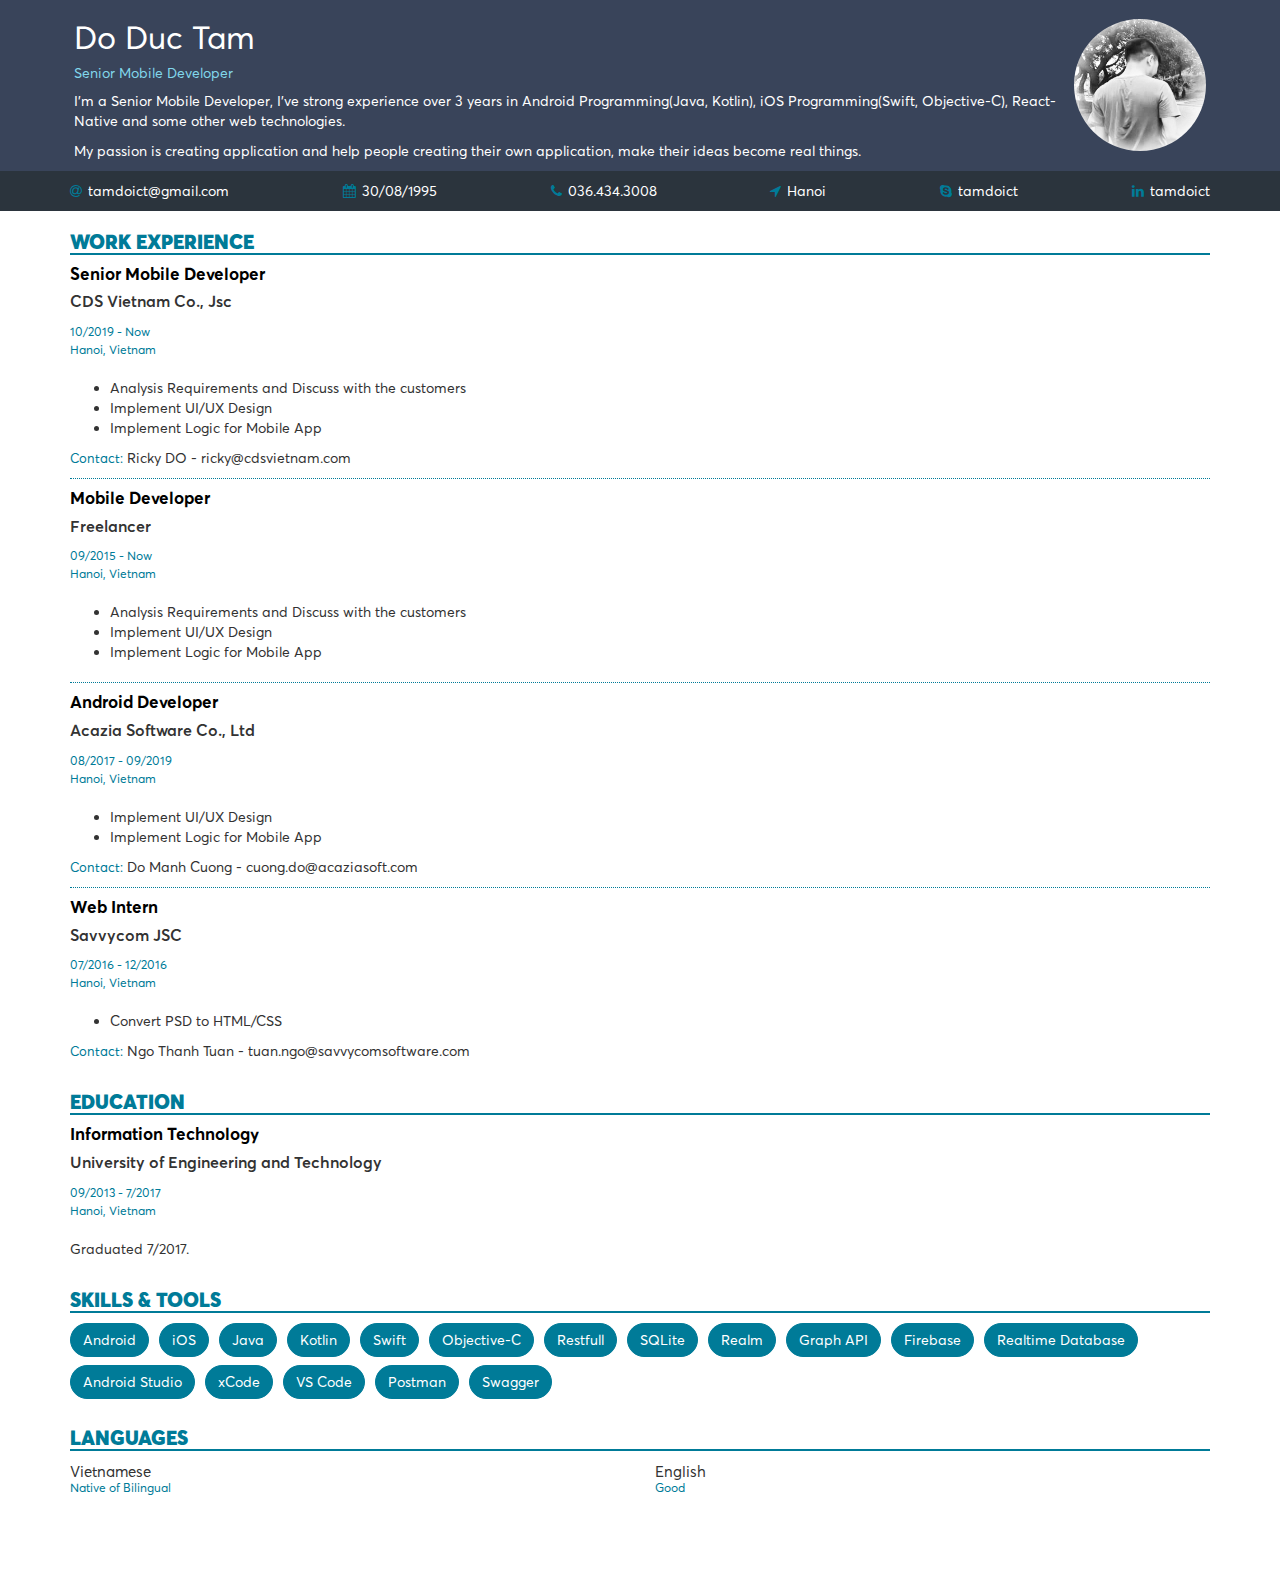
<file: index.html>
<!DOCTYPE html>
<html lang="en">
<head>
	<meta charset="UTF-8">
	<meta name="viewport" content="width=device-width, initial-scale=1.0, maximum-scale=1">
	<title>CV - Do Duc Tam - Senior Mobile Developer</title>

	<meta property="og:title" content="Do Duc Tam - Senior Mobile Developer" />
	<meta property="og:locale" content="en" />
	<meta name="description" content="Do Duc Tam - Senior Mobile Developer" />
	<meta property="og:description" content="Do Duc Tam - Senior Mobile Developer" />
	<meta property="og:site_name" content="Agile Software Outsourcing Company in Vietnam" />
	<meta name="twitter:card" content="summary" />
	<meta property="twitter:title" content="Do Duc Tam - Senior Mobile Developer" />
	<meta property="keywords" content="Android, iOS, Java, Kotlin, Swift, Objective-C, Restfull, SQLite, Realm, Graph API, Firebase, Realtime Database" />
	<meta name="twitter:site" content="I'm a Senior Mobile Developer, I've strong experience over 3 years" />

	<!--CSS-->
	<link rel="stylesheet" href="https://stackpath.bootstrapcdn.com/font-awesome/4.7.0/css/font-awesome.min.css"/>

	<!-- Latest compiled and minified CSS -->
	<link rel="stylesheet" href="assets/bootstrap/css/bootstrap.min.css">
	<link rel="stylesheet" href="assets/css/layout.css"/>

	<!-- Optional theme -->
	<link rel="stylesheet" href="https://stackpath.bootstrapcdn.com/bootstrap/3.4.1/css/bootstrap-theme.min.css" integrity="sha384-6pzBo3FDv/PJ8r2KRkGHifhEocL+1X2rVCTTkUfGk7/0pbek5mMa1upzvWbrUbOZ" crossorigin="anonymous">

	<!-- Latest compiled and minified JavaScript -->
	<script src="https://code.jquery.com/jquery-1.12.4.min.js" integrity="sha384-nvAa0+6Qg9clwYCGGPpDQLVpLNn0fRaROjHqs13t4Ggj3Ez50XnGQqc/r8MhnRDZ" crossorigin="anonymous"></script>
	<script src="https://stackpath.bootstrapcdn.com/bootstrap/3.4.1/js/bootstrap.min.js"
	        integrity="sha384-aJ21OjlMXNL5UyIl/XNwTMqvzeRMZH2w8c5cRVpzpU8Y5bApTppSuUkhZXN0VxHd"
	        crossorigin="anonymous"></script>
</head>
<body>
<div style="background-color: #39445a">
	<div class="container">
		<div class="row">
			<div class="col-md-12 ui-flexbox">
				<div class="ui-width-expand">
					<h1 class="cv-name-1 uk-margin-remove">Do Duc Tam</h1>
					<h5 class="uk-margin-remove" style="color: #81d6ea;">Senior Mobile Developer</h5>
					<p style="color: #ffffff">I'm a Senior Mobile Developer, I've strong experience over 3 years in Android Programming(Java, Kotlin), iOS Programming(Swift, Objective-C), React-Native and some other web technologies.</p>
					<p style="color: #ffffff">My passion is creating application and help people creating their own application, make their ideas become real things.</p>
				</div>
				<div class="ui-width-auto">
					<img class="img-responsive img-circle" width="160px" src="assets/images/avatar-2.jpg" alt=""/>
				</div>
			</div>
		</div>
	</div>
</div>
<div style="background-color: #2b343d">
	<div class="container">
		<div class="row">
			<div class="col-md-12">
				<div class="ui-flexbox info-box">
					<div>
						<span class="fa fa-at info-text-icon"></span>
						<span class="info-text">tamdoict@gmail.com</span>
					</div>
					<div>
						<span class="fa fa-calendar info-text-icon"></span>
						<span class="info-text">30/08/1995</span>
					</div>
					<div>
						<span class="fa fa-phone info-text-icon"></span>
						<span class="info-text">036.434.3008</span>
					</div>
					<div>
						<span class="fa fa-location-arrow info-text-icon"></span>
						<span class="info-text info-text">Hanoi</span>
					</div>
					<div>
						<span class="fa fa-skype info-text-icon"></span>
						<span class="info-text">tamdoict</span>
					</div>
					<div>
						<span class="fa fa-linkedin info-text-icon"></span>
						<span class="info-text">tamdoict</span>
					</div>
				</div>
			</div>
		</div>
	</div>
</div>
<div class="container">

	<div class="row">
		<div class="col-md-12">
			<div class="session-box">
				<h4 class="uk-text-uppercase uk-display-inline-block cv-title-1 uk-margin-bottom">work
					experience</h4>
				<div class="session-item first-child">
					<h5 class="uk-margin-remove">Senior Mobile Developer</h5>
					<h6 class="uk-margin-remove">CDS Vietnam Co., Jsc</h6>
					<div class="uk-flex-middle uk-flex-between">
						<div>
							<time>10/2019 - Now</time>
						</div>
						<div>
							<address>Hanoi, Vietnam</address>
						</div>
					</div>
					<ul class="uk-list-bullet">
						<li class="uk-margin-remove">Analysis Requirements and Discuss with the customers</li>
						<li class="uk-margin-remove">Implement UI/UX Design</li>
						<li class="uk-margin-remove">Implement Logic for Mobile App</li>
					</ul>
					<div class="uk-margin-small"><span style="color: #007B98; font-size: 13px;">Contact:</span>
						Ricky DO - ricky@cdsvietnam.com
					</div>
				</div>
				<div class="session-item">
					<h5 class="uk-margin-remove">Mobile Developer</h5>
					<h6 class="uk-margin-remove">Freelancer</h6>
					<div class="uk-flex-middle uk-flex-between">
						<div>
							<time>09/2015 - Now</time>
						</div>
						<div>
							<address>Hanoi, Vietnam</address>
						</div>
					</div>
					<ul class="uk-list-bullet">
						<li class="uk-margin-remove">Analysis Requirements and Discuss with the customers</li>
						<li class="uk-margin-remove">Implement UI/UX Design</li>
						<li class="uk-margin-remove">Implement Logic for Mobile App</li>
					</ul>
				</div>
				<div class="session-item">
					<h5 class="uk-margin-remove">Android Developer</h5>
					<h6 class="uk-margin-remove">Acazia Software Co., Ltd</h6>
					<div class="uk-flex-middle uk-flex-between">
						<div>
							<time>08/2017 - 09/2019</time>
						</div>
						<div>
							<address>Hanoi, Vietnam</address>
						</div>
					</div>
					<ul class="uk-list-bullet">
						<li class="uk-margin-remove">Implement UI/UX Design</li>
						<li class="uk-margin-remove">Implement Logic for Mobile App</li>
					</ul>
					<div class="uk-margin-small"><span style="color: #007B98; font-size: 13px;">Contact:</span>
						Do Manh Cuong - cuong.do@acaziasoft.com
					</div>
				</div>
				<div class="session-item">
					<h5 class="uk-margin-remove">Web Intern</h5>
					<h6 class="uk-margin-remove">Savvycom JSC</h6>
					<div class="uk-flex-middle uk-flex-between">
						<div>
							<time>07/2016 - 12/2016</time>
						</div>
						<div>
							<address>Hanoi, Vietnam</address>
						</div>
					</div>
					<ul class="uk-list-bullet">
						<li class="uk-margin-remove">Convert PSD to HTML/CSS</li>
					</ul>
					<div class="uk-margin-small"><span style="color: #007B98; font-size: 13px;">Contact:</span>
						Ngo Thanh Tuan - tuan.ngo@savvycomsoftware.com
					</div>
				</div>
			</div>
		</div>
	</div>
	<div class="row">
		<div class="col-md-12">
			<div class="session-box">
				<h4 class="uk-text-uppercase uk-display-inline-block cv-title-1">education</h4>
				<div class="session-item first-child">
					<h5 class="uk-margin-remove">Information Technology</h5>
					<h6 class="uk-margin-remove">University of Engineering and Technology</h6>
					<div class="uk-flex-middle uk-flex-between">
						<div>
							<time>09/2013 - 7/2017</time>
						</div>
						<div>
							<address>Hanoi, Vietnam</address>
						</div>
					</div>
					<div class="uk-margin-small">
						Graduated 7/2017.
					</div>
				</div>
			</div>
			<div class="session-box">
				<h4 class="uk-text-uppercase uk-display-inline-block cv-title-1">skills & tools</h4>
			</div>
			<div class="buttons-list">
				<button class="btn btn-app btn--rounded">Android</button>
				<button class="btn btn-app btn--rounded">iOS</button>
				<button class="btn btn-app btn--rounded">Java</button>
				<button class="btn btn-app btn--rounded">Kotlin</button>
				<button class="btn btn-app btn--rounded">Swift</button>
				<button class="btn btn-app btn--rounded">Objective-C</button>
				<button class="btn btn-app btn--rounded">Restfull</button>
				<button class="btn btn-app btn--rounded">SQLite</button>
				<button class="btn btn-app btn--rounded">Realm</button>
				<button class="btn btn-app btn--rounded">Graph API</button>
				<button class="btn btn-app btn--rounded">Firebase</button>
				<button class="btn btn-app btn--rounded">Realtime Database</button>
			</div>
			<div class="buttons-list">
				<button class="btn btn-app btn--rounded">Android Studio</button>
				<button class="btn btn-app btn--rounded">xCode</button>
				<button class="btn btn-app btn--rounded">VS Code</button>
				<button class="btn btn-app btn--rounded">Postman</button>
				<button class="btn btn-app btn--rounded">Swagger</button>
			</div>
		</div>
	</div>
	<div class="row" style="display: none">
		<div class="col-md-12">
			<div class="session-box">
				<h4 class="uk-text-uppercase uk-display-inline-block cv-title-1">personal projects</h4>
				<div class="uk-margin-small-top">Demo:</div>
				<div>
					<a class="link-block" href="https://cathtmlcss.net/themes/2015/11/fstudio/" target="_blank">https://cathtmlcss.net/themes/2015/11/fstudio/</a>
					<a class="link-block" href="https://cathtmlcss.net/themes/2015/11/fstudio/mac.html" target="_blank">https://cathtmlcss.net/themes/2015/11/fstudio/mac.html</a>
					<a class="link-block" href="https://cathtmlcss.net/themes/2016/11/kyna_khtn/" target="_blank">https://cathtmlcss.net/themes/2016/11/kyna_khtn/</a>
					<a class="link-block" href="https://cathtmlcss.net/themes/2017/05/seabank/" target="_blank">https://cathtmlcss.net/themes/2017/05/seabank/</a>
					<a class="link-block" href="https://cathtmlcss.net/themes/2017/06/jivochat/" target="_blank">https://cathtmlcss.net/themes/2017/06/jivochat/</a>
				</div>
			</div>
		</div>
	</div>
	<div class="row">
		<div class="col-md-12">
			<div class="session-box">
				<h4 class="cv-title-1">languages</h4>
				<div class="row">
					<div class="col-sm-6">
						<div style="font-size: 15px;">Vietnamese</div>
						<small class="cv-txt-1">Native of Bilingual</small>
					</div>
					<div class="col-sm-6">
						<div style="font-size: 15px;">English</div>
						<small class="cv-txt-1">Good</small>
					</div>
				</div>
			</div>
		</div>
	</div>
	<div class="row">
		<div class="col-md-12" style="padding: 40px 0 40px">
		</div>
	</div>
</div>

</body>
</html>
</file>
<file: assets/css/layout.css>
body {
    font-size: 14px;
    font-family: 'Averta-Regular'
}

@font-face {
    font-family: 'Averta-Bold';
    src: url("../fonts/averta/Averta-Bold.otf") format("truetype");
    font-weight: normal;
    font-style: normal
}

@font-face {
    font-family: 'Averta-Semibold';
    src: url("../fonts/averta/Averta-Semibold.otf") format("truetype");
    font-weight: normal;
    font-style: normal
}

@font-face {
    font-family: 'Averta-Regular';
    src: url("../fonts/averta/Averta-Regular.otf") format("truetype");
    font-weight: normal;
    font-style: normal
}

@font-face {
    font-family: 'Averta-ExtraBold';
    src: url("../fonts/averta/Averta-ExtraBold.otf") format("truetype");
    font-weight: normal;
    font-style: normal
}

@font-face {
    font-family: 'Averta-ExtraBoldItalic';
    src: url("../fonts/averta/Averta-ExtraBoldItalic.otf") format("truetype");
    font-weight: normal;
    font-style: normal
}

@font-face {
    font-family: 'Averta-Black';
    src: url("../fonts/averta/Averta-Black.otf") format("truetype");
    font-weight: normal;
    font-style: normal
}

#cv-header {
    background-color: #39445a
}

.session-item h5 {
    font-family: 'Averta-Bold';
    color: #000;
    font-size: 17px
}

.session-item h6 {
    font-family: 'Averta-Semibold';
    font-size: 16px
}

.session-item address, .session-item time {
    font-size: 12px;
    color: #007B98
}

.cv-skill-grid {
    margin-left: -7px
}

.cv-skill-grid > * {
    padding-left: 7px
}

.cv-skill-grid .uk-grid-margin {
    margin-top: 7px
}

.cv-name-1 {
    color: #ffffff;
    font-size: 32px
}

.cv-title-1 {
    color: #007B98;
    border-bottom: 2px solid #007B98;
    font-size: 20px;
    text-transform: uppercase;
    margin: 20px 0 10px;
    font-family: 'Averta-Black'
}

.cv-btn-1 {
    padding: 0 10px;
    font-size: 14px;
    background-color: #e74f3a;
    border-color: #e74f3a;
    color: #ffffff;
    text-transform: inherit;
    line-height: 34px
}

.cv-block-info {
    background-color: #2b343d;
    padding: 12px 0;
    color: #ffffff;
    font-size: 13.5px
}

.cv-txt-1 {
    color: #007B98;
    position: relative;
    top: -5px;
    font-size: 12px
}

.uk-list-bullet {
    margin-top: 5px !important;
}

.ui-flexbox {
    display: flex;
    align-items: center;
    justify-content: center;
}

.ui-width-expand {
   flex-basis: calc(100% - 140px);
}

.ui-width-auto {
    flex-basis: 132px;
}

.buttons-list .btn {
    margin: 0 6px 8px 0px;
}

.btn--rounded {
    border-radius: 100px;
}


.btn-app {
    color: #fff;
    background-color: #007B98;
    border-color: #007B98;
}
.btn-app:focus,
.btn-app.focus {
    color: #fff;
    background-color: #007B98;
    border-color: #122b40;
}
.btn-app:hover {
    color: #fff;
    background-color: #007B98;
    border-color: #007B98;
}
.btn-app:active,
.btn-app.active,
.open > .dropdown-toggle.btn-app {
    color: #fff;
    background-color: #007B98;
    background-image: none;
    border-color: #007B98;
}
.btn-app:active:hover,
.btn-app.active:hover,
.open > .dropdown-toggle.btn-app:hover,
.btn-app:active:focus,
.btn-app.active:focus,
.open > .dropdown-toggle.btn-app:focus,
.btn-app:active.focus,
.btn-app.active.focus,
.open > .dropdown-toggle.btn-app.focus {
    color: #fff;
    background-color: #007B98;
    border-color: #122b40;
}
.btn-app.disabled:hover,
.btn-app[disabled]:hover,
fieldset[disabled] .btn-app:hover,
.btn-app.disabled:focus,
.btn-app[disabled]:focus,
fieldset[disabled] .btn-app:focus,
.btn-app.disabled.focus,
.btn-app[disabled].focus,
fieldset[disabled] .btn-app.focus {
    background-color: #00aed6;
    border-color: #007B98;
}
.btn-app .badge {
    color: #00aed6;
    background-color: #fff;
}

.link-block {
    display: block;
}

.session-box .session-item {
    border-top: dotted #007B98 1px;
    padding-bottom: 10px;
}

.session-box .session-item.first-child {
    border-top: none !important;
}

.info-text-icon {
    color: #007B98;
    margin-right: 2px;
}

.info-text {
    color: #ffffff;
}

.info-box {
    margin-top: 10px;
    margin-bottom: 10px;
    justify-content: space-between;
}

@media only screen and (max-width: 768px) {
    .info-box {
        flex-direction: column;
        align-items: flex-start;
        margin-bottom: 0;
    }
    .info-box div {
        margin-bottom: 10px;
    }
}
/*# sourceMappingURL=layout.css.map */
</file>
